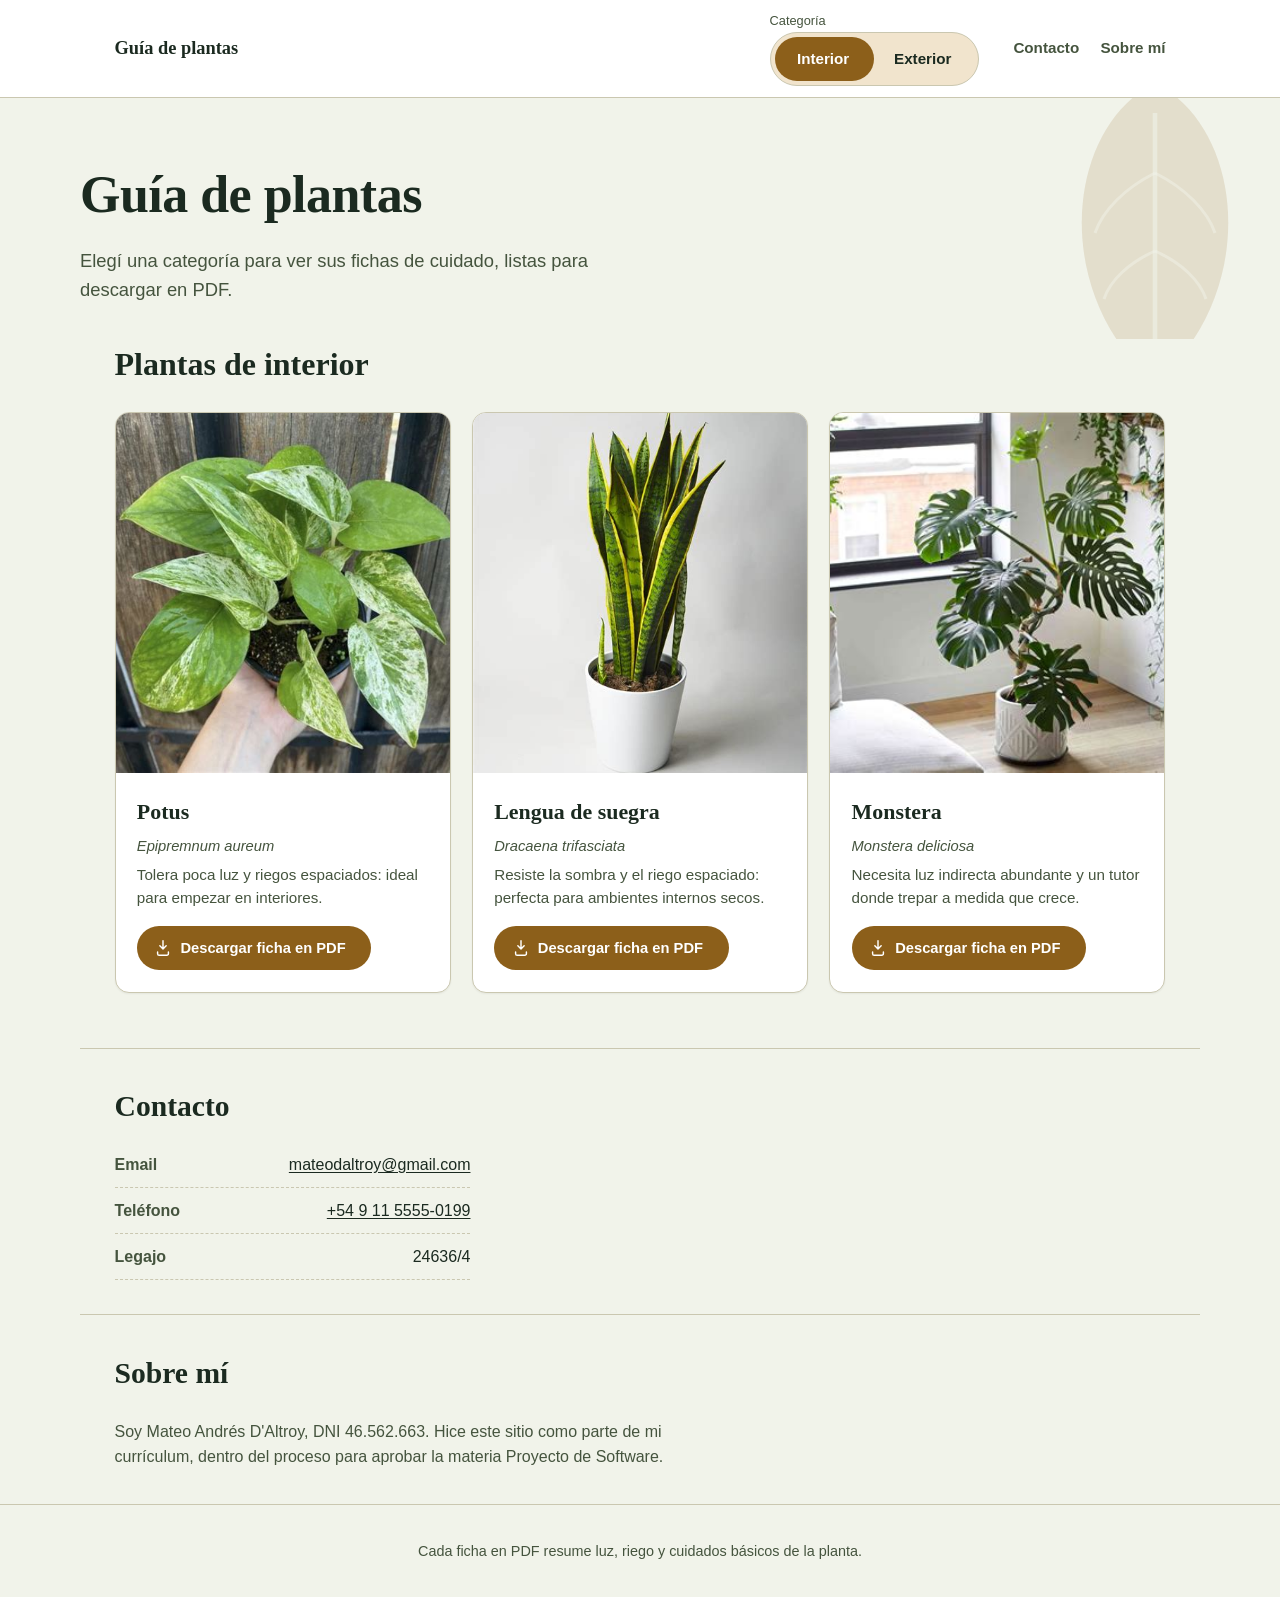
<file: Act-1/IntentoClaude/index.html>
<!DOCTYPE html>
<html lang="es">
<head>
<meta charset="UTF-8">
<meta name="viewport" content="width=device-width, initial-scale=1">
<meta name="color-scheme" content="light">
<title>Guía de plantas — interior y exterior</title>
<meta name="description" content="Catálogo de plantas de interior y de exterior, con fichas de cuidado descargables en PDF.">
<link rel="stylesheet" href="estilosIA.css">
</head>
<body>

<a class="skip-link" href="#contenido-principal">Saltar al contenido principal</a>

<nav class="site-nav" aria-label="Principal">
  <div class="nav-inner">
    <a class="nav-brand" href="#contenido-principal">Guía de plantas</a>

    <div class="nav-switcher">
      <fieldset>
        <legend>Categoría</legend>
        <div class="switch-track">
          <input type="radio" name="categoria" id="cat-interior" checked>
          <label for="cat-interior">Interior</label>
          <input type="radio" name="categoria" id="cat-exterior">
          <label for="cat-exterior">Exterior</label>
        </div>
      </fieldset>
    </div>

    <ul class="nav-links">
      <li><a href="#contacto">Contacto</a></li>
      <li><a href="#sobre-mi">Sobre mí</a></li>
    </ul>
  </div>
</nav>

<header class="site-header">
  <svg class="header-motif" viewBox="0 0 200 200" aria-hidden="true" focusable="false">
    <path d="M100,0 C160,30 170,140 100,200 C30,140 40,30 100,0 Z" fill="var(--active-color)" fill-opacity="0.14"/>
    <path d="M100,20 L100,180" stroke="var(--color-paper)" stroke-width="3" stroke-opacity="0.6"/>
    <path d="M100,60 C120,70 135,85 140,100" fill="none" stroke="var(--color-paper)" stroke-width="2" stroke-opacity="0.45"/>
    <path d="M100,60 C80,70 65,85 60,100" fill="none" stroke="var(--color-paper)" stroke-width="2" stroke-opacity="0.45"/>
    <path d="M100,112 C118,120 130,132 134,144" fill="none" stroke="var(--color-paper)" stroke-width="2" stroke-opacity="0.45"/>
    <path d="M100,112 C82,120 70,132 66,144" fill="none" stroke="var(--color-paper)" stroke-width="2" stroke-opacity="0.45"/>
  </svg>
  <div class="site-header-inner">
    <h1>Guía de plantas</h1>
    <p class="site-subtitle">Elegí una categoría para ver sus fichas de cuidado, listas para descargar en PDF.</p>
  </div>
</header>

<main id="contenido-principal">

  <section id="plantas-interior" class="plantas-grupo" aria-labelledby="titulo-interior">
    <h2 id="titulo-interior">Plantas de interior</h2>
    <ul class="tarjetas">

      <li class="tarjeta">
        <img src="imagenes/potus.png" alt="Hojas de potus, verde brillante con vetas amarillas y forma de corazón, cayendo en cascada desde una maceta." loading="lazy" width="480" height="360">
        <div class="tarjeta-cuerpo">
          <h3>Potus</h3>
          <p class="nombre-cientifico"><i>Epipremnum aureum</i></p>
          <p class="tarjeta-descripcion">Tolera poca luz y riegos espaciados: ideal para empezar en interiores.</p>
          <a class="descarga" href="info/potus.pdf" download>
            <svg class="icono-descarga" viewBox="0 0 20 20" aria-hidden="true" focusable="false">
              <path d="M10 2v9m0 0 3.5-3.5M10 11 6.5 7.5" fill="none" stroke="currentColor" stroke-width="1.6" stroke-linecap="round" stroke-linejoin="round"/>
              <path d="M4 14.5v1.75c0 .966.784 1.75 1.75 1.75h8.5A1.75 1.75 0 0 0 16 16.25V14.5" fill="none" stroke="currentColor" stroke-width="1.6" stroke-linecap="round" stroke-linejoin="round"/>
            </svg>
            Descargar ficha en PDF<span class="sr-only"> de potus</span>
          </a>
        </div>
      </li>

      <li class="tarjeta">
        <img src="imagenes/lenguaDeSuegra.jpg" alt="Hojas de lengua de suegra, rígidas y erguidas, verde oscuro con bandas grises, creciendo en forma de abanico." loading="lazy" width="480" height="360">
        <div class="tarjeta-cuerpo">
          <h3>Lengua de suegra</h3>
          <p class="nombre-cientifico"><i>Dracaena trifasciata</i></p>
          <p class="tarjeta-descripcion">Resiste la sombra y el riego espaciado: perfecta para ambientes internos secos.</p>
          <a class="descarga" href="info/lenguaDeSuegra.pdf" download>
            <svg class="icono-descarga" viewBox="0 0 20 20" aria-hidden="true" focusable="false">
              <path d="M10 2v9m0 0 3.5-3.5M10 11 6.5 7.5" fill="none" stroke="currentColor" stroke-width="1.6" stroke-linecap="round" stroke-linejoin="round"/>
              <path d="M4 14.5v1.75c0 .966.784 1.75 1.75 1.75h8.5A1.75 1.75 0 0 0 16 16.25V14.5" fill="none" stroke="currentColor" stroke-width="1.6" stroke-linecap="round" stroke-linejoin="round"/>
            </svg>
            Descargar ficha en PDF<span class="sr-only"> de lengua de suegra</span>
          </a>
        </div>
      </li>

      <li class="tarjeta">
        <img src="imagenes/monstera.jpg" alt="Hoja grande de monstera, verde intenso, con las características perforaciones y recortes profundos." loading="lazy" width="480" height="360">
        <div class="tarjeta-cuerpo">
          <h3>Monstera</h3>
          <p class="nombre-cientifico"><i>Monstera deliciosa</i></p>
          <p class="tarjeta-descripcion">Necesita luz indirecta abundante y un tutor donde trepar a medida que crece.</p>
          <a class="descarga" href="info/monstera.pdf" download>
            <svg class="icono-descarga" viewBox="0 0 20 20" aria-hidden="true" focusable="false">
              <path d="M10 2v9m0 0 3.5-3.5M10 11 6.5 7.5" fill="none" stroke="currentColor" stroke-width="1.6" stroke-linecap="round" stroke-linejoin="round"/>
              <path d="M4 14.5v1.75c0 .966.784 1.75 1.75 1.75h8.5A1.75 1.75 0 0 0 16 16.25V14.5" fill="none" stroke="currentColor" stroke-width="1.6" stroke-linecap="round" stroke-linejoin="round"/>
            </svg>
            Descargar ficha en PDF<span class="sr-only"> de monstera</span>
          </a>
        </div>
      </li>

    </ul>
  </section>

  <section id="plantas-exterior" class="plantas-grupo" aria-labelledby="titulo-exterior">
    <h2 id="titulo-exterior">Plantas de exterior</h2>
    <ul class="tarjetas">

      <li class="tarjeta">
        <img src="imagenes/lavanda.jpg" alt="Varas de lavanda con pequeñas flores violetas agrupadas, sobre tallos grises y delgados." loading="lazy" width="480" height="360">
        <div class="tarjeta-cuerpo">
          <h3>Lavanda</h3>
          <p class="nombre-cientifico"><i>Lavandula angustifolia</i></p>
          <p class="tarjeta-descripcion">Prefiere sol pleno y suelo bien drenado: florece mejor cuanto menos se la riega.</p>
          <a class="descarga" href="info/lavanda.pdf" download>
            <svg class="icono-descarga" viewBox="0 0 20 20" aria-hidden="true" focusable="false">
              <path d="M10 2v9m0 0 3.5-3.5M10 11 6.5 7.5" fill="none" stroke="currentColor" stroke-width="1.6" stroke-linecap="round" stroke-linejoin="round"/>
              <path d="M4 14.5v1.75c0 .966.784 1.75 1.75 1.75h8.5A1.75 1.75 0 0 0 16 16.25V14.5" fill="none" stroke="currentColor" stroke-width="1.6" stroke-linecap="round" stroke-linejoin="round"/>
            </svg>
            Descargar ficha en PDF<span class="sr-only"> de lavanda</span>
          </a>
        </div>
      </li>

      <li class="tarjeta">
        <img src="imagenes/geranio.jpg" alt="Flores de geranio en tonos rojos y rosados, agrupadas en racimos redondeados sobre hojas verdes." loading="lazy" width="480" height="360">
        <div class="tarjeta-cuerpo">
          <h3>Geranio</h3>
          <p class="nombre-cientifico"><i>Pelargonium hortorum</i></p>
          <p class="tarjeta-descripcion">Florece casi todo el año a pleno sol si se le quitan las flores marchitas.</p>
          <a class="descarga" href="info/geranio.pdf" download>
            <svg class="icono-descarga" viewBox="0 0 20 20" aria-hidden="true" focusable="false">
              <path d="M10 2v9m0 0 3.5-3.5M10 11 6.5 7.5" fill="none" stroke="currentColor" stroke-width="1.6" stroke-linecap="round" stroke-linejoin="round"/>
              <path d="M4 14.5v1.75c0 .966.784 1.75 1.75 1.75h8.5A1.75 1.75 0 0 0 16 16.25V14.5" fill="none" stroke="currentColor" stroke-width="1.6" stroke-linecap="round" stroke-linejoin="round"/>
            </svg>
            Descargar ficha en PDF<span class="sr-only"> de geranio</span>
          </a>
        </div>
      </li>

      <li class="tarjeta">
        <img src="imagenes/hortensia.png" alt="Flores de hortensia formando grandes racimos redondeados en tonos azules y rosados." loading="lazy" width="480" height="360">
        <div class="tarjeta-cuerpo">
          <h3>Hortensia</h3>
          <p class="nombre-cientifico"><i>Hydrangea macrophylla</i></p>
          <p class="tarjeta-descripcion">Prefiere sombra parcial y riego frecuente: el color de sus flores cambia según el suelo.</p>
          <a class="descarga" href="info/hortensia.pdf" download>
            <svg class="icono-descarga" viewBox="0 0 20 20" aria-hidden="true" focusable="false">
              <path d="M10 2v9m0 0 3.5-3.5M10 11 6.5 7.5" fill="none" stroke="currentColor" stroke-width="1.6" stroke-linecap="round" stroke-linejoin="round"/>
              <path d="M4 14.5v1.75c0 .966.784 1.75 1.75 1.75h8.5A1.75 1.75 0 0 0 16 16.25V14.5" fill="none" stroke="currentColor" stroke-width="1.6" stroke-linecap="round" stroke-linejoin="round"/>
            </svg>
            Descargar ficha en PDF<span class="sr-only"> de hortensia</span>
          </a>
        </div>
      </li>

    </ul>
  </section>

</main>

<section id="contacto" class="pagina-secundaria" aria-labelledby="titulo-contacto">
  <h2 id="titulo-contacto">Contacto</h2>
  <dl class="lista-contacto">
    <div class="fila-contacto">
      <dt>Email</dt>
      <dd><a href="mailto:mateodaltroy@gmail.com">mateodaltroy@gmail.com</a></dd>
    </div>
    <div class="fila-contacto">
      <dt>Teléfono</dt>
      <dd><a href="tel:+541155550199">+54 9 11 5555-0199</a></dd>
    </div>
    <div class="fila-contacto">
      <dt>Legajo</dt>
      <dd>24636/4</dd>
    </div>
  </dl>
</section>

<section id="sobre-mi" class="pagina-secundaria" aria-labelledby="titulo-sobre-mi">
  <h2 id="titulo-sobre-mi">Sobre mí</h2>
  <p>Soy Mateo Andrés D'Altroy, DNI 46.562.663. Hice este sitio como parte de mi currículum, dentro del proceso para aprobar la materia Proyecto de Software.</p>
</section>

<footer class="site-footer">
  <p>Cada ficha en PDF resume luz, riego y cuidados básicos de la planta.</p>
</footer>

</body>
</html>
</file>
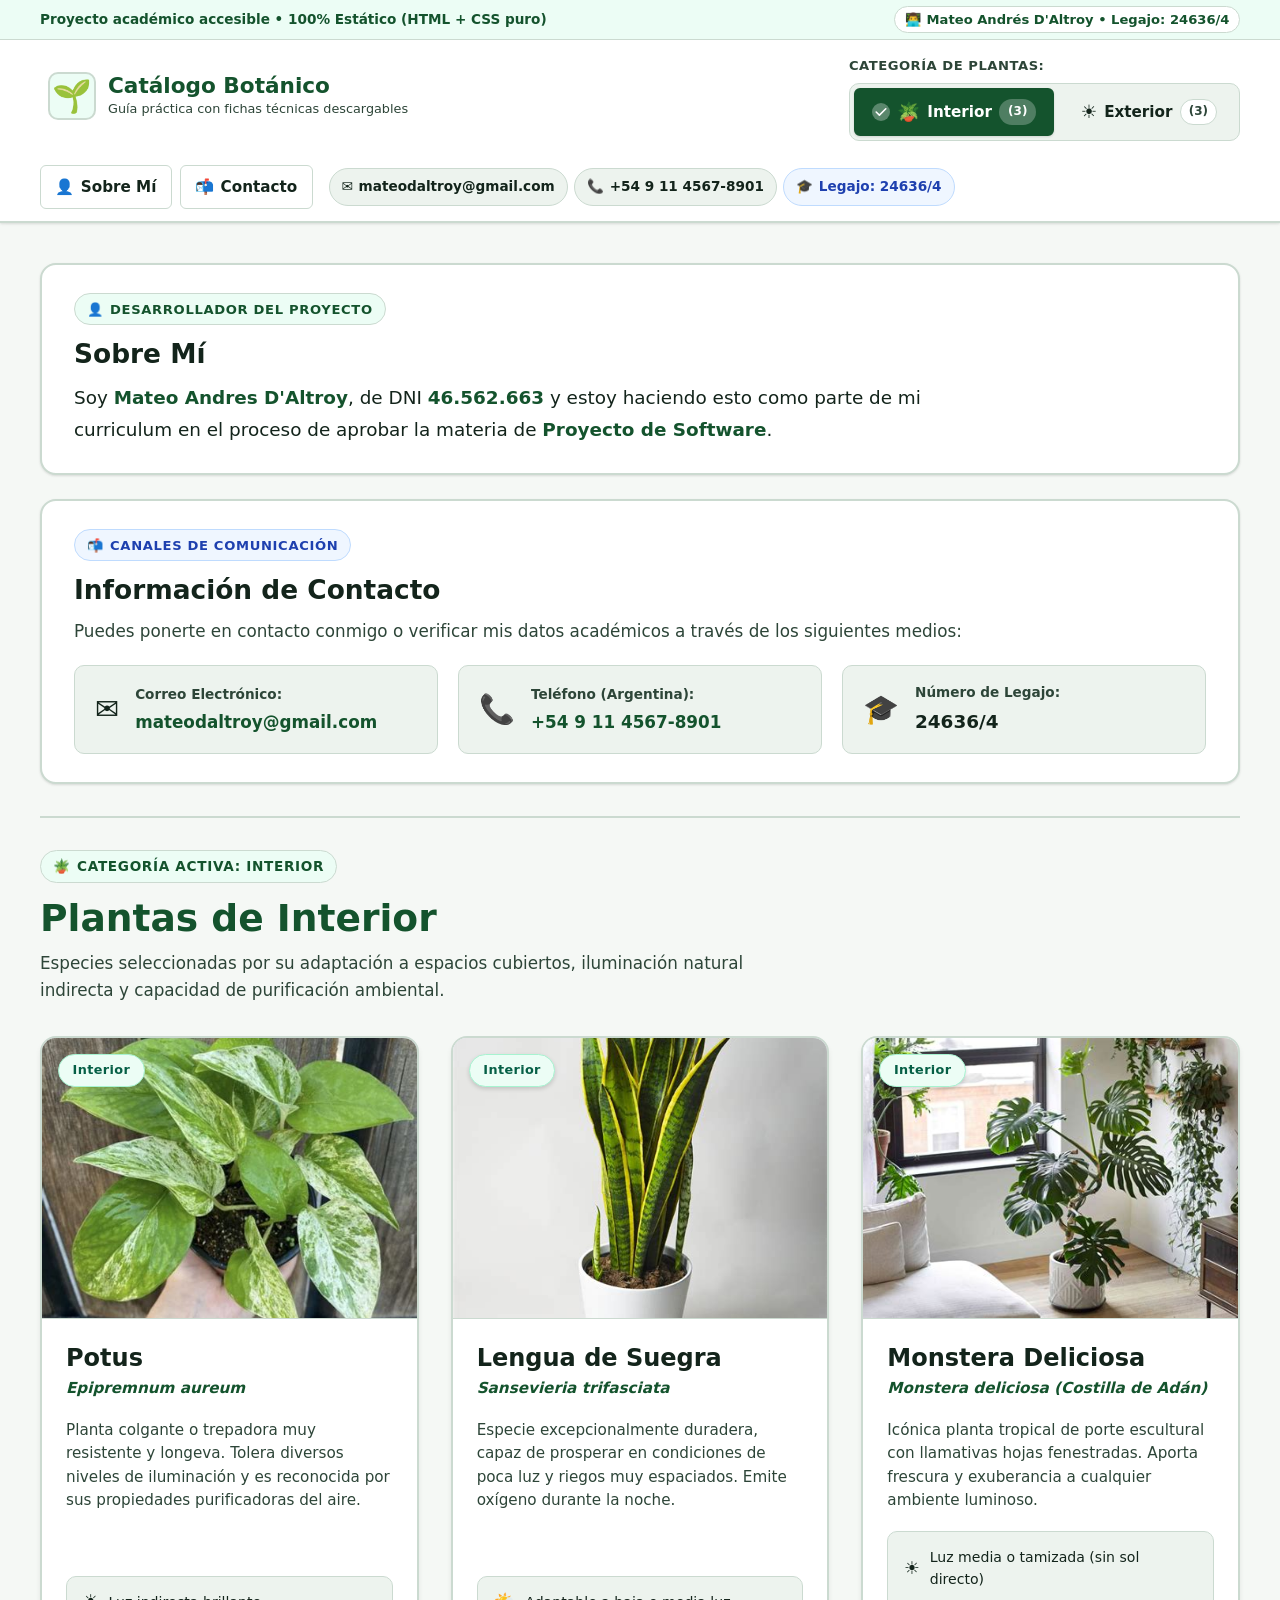
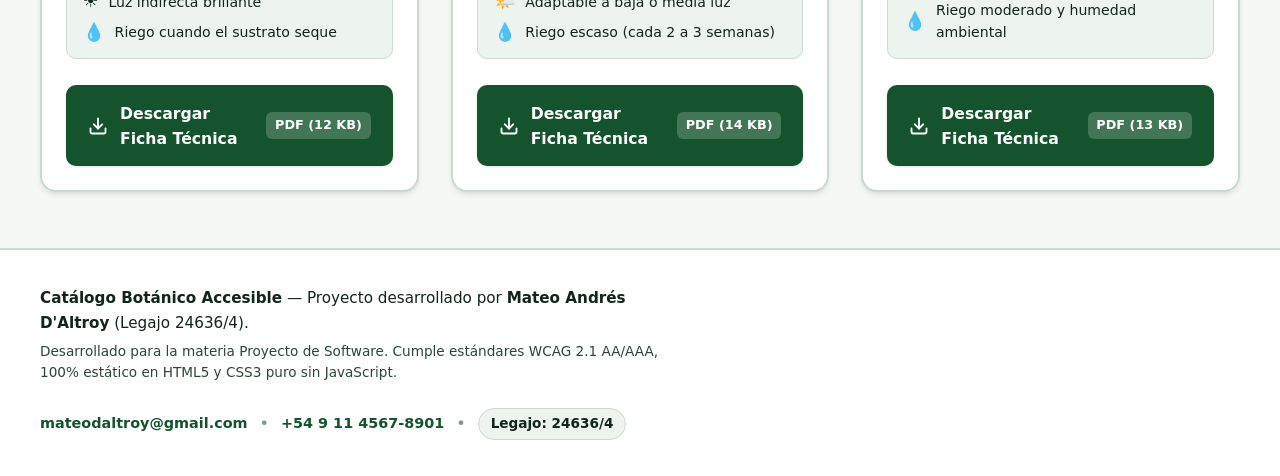
<file: Act-1/IntentoGemini/index.html>
<!DOCTYPE html>
<html lang="es">
<head>
  <meta charset="UTF-8">
  <meta name="viewport" content="width=device-width, initial-scale=1.0">
  <meta name="description" content="Catálogo botánico accesible y responsivo. Consulta y descarga fichas técnicas en PDF de plantas de interior y exterior.">
  <title>Catálogo Botánico - Plantas de Interior y Exterior</title>
  <link rel="stylesheet" href="estilosIA.css">
</head>
<body>
  <!-- Enlace accesible de salto al contenido principal para navegación por teclado y lectores de pantalla -->
  <a href="#main-content" class="skip-link">Saltar al contenido principal</a>

  <div class="site-wrapper">
    <!-- Controles de estado puro CSS accesibles mediante botones de opción (radio) -->
    <!-- Se ubican antes del contenido para máxima compatibilidad con selector :has y combinador de hermanos (~) -->
    <input 
      type="radio" 
      name="categoria" 
      id="cat-interior" 
      value="interior" 
      checked 
      class="sr-only category-radio-input"
    >
    <input 
      type="radio" 
      name="categoria" 
      id="cat-exterior" 
      value="exterior" 
      class="sr-only category-radio-input"
    >

    <!-- Encabezado y Barra de Navegación Principal del Sitio -->
    <header class="site-header">
      <div class="top-announcement-bar">
        <div class="container top-bar-container">
          <span class="announcement-text">Proyecto académico accesible • 100% Estático (HTML + CSS puro)</span>
          <div class="quick-author-badge">
            <span aria-hidden="true">👨‍💻</span> Mateo Andrés D'Altroy • Legajo: 24636/4
          </div>
        </div>
      </div>

      <!-- Barra de navegación que integra selector botánico, enlaces de contacto y Sobre Mí -->
      <nav class="main-navbar" aria-label="Navegación principal del sitio">
        <div class="container navbar-container">
          <!-- Identidad de Marca -->
          <div class="brand">
            <a href="#catalogo" class="brand-link" aria-label="Ir al inicio del catálogo botánico">
              <span class="brand-icon" aria-hidden="true">🌱</span>
              <span class="brand-text">
                <span class="brand-title">Catálogo Botánico</span>
                <span class="brand-tagline">Guía práctica con fichas técnicas descargables</span>
              </span>
            </a>
          </div>

          <!-- Selector de categorías Interior / Exterior dentro de la barra de navegación -->
          <div class="nav-category-selector">
            <fieldset class="filter-fieldset">
              <legend class="filter-legend">
                <span class="legend-heading">Categoría de plantas:</span>
                <span class="legend-instruction sr-only">Usa las flechas del teclado o haz clic para alternar entre Interior y Exterior</span>
              </legend>

              <div class="category-button-group" role="radiogroup" aria-label="Filtrar catálogo por ambiente">
                <!-- Opción: Interior -->
                <label for="cat-interior" class="category-toggle-btn btn-interior" id="btn-interior-label">
                  <span class="active-check-icon" aria-hidden="true">
                    <svg viewBox="0 0 20 20" fill="currentColor" width="16" height="16" focusable="false">
                      <path fill-rule="evenodd" d="M16.707 5.293a1 1 0 010 1.414l-8 8a1 1 0 01-1.414 0l-4-4a1 1 0 011.414-1.414L8 12.586l7.293-7.293a1 1 0 011.414 0z" clip-rule="evenodd" />
                    </svg>
                  </span>
                  <span class="toggle-icon" aria-hidden="true">🪴</span>
                  <span class="toggle-text">Interior</span>
                  <span class="toggle-badge" aria-hidden="true">(3)</span>
                  <span class="sr-only">(3 especies de interior)</span>
                </label>

                <!-- Opción: Exterior -->
                <label for="cat-exterior" class="category-toggle-btn btn-exterior" id="btn-exterior-label">
                  <span class="active-check-icon" aria-hidden="true">
                    <svg viewBox="0 0 20 20" fill="currentColor" width="16" height="16" focusable="false">
                      <path fill-rule="evenodd" d="M16.707 5.293a1 1 0 010 1.414l-8 8a1 1 0 01-1.414 0l-4-4a1 1 0 011.414-1.414L8 12.586l7.293-7.293a1 1 0 011.414 0z" clip-rule="evenodd" />
                    </svg>
                  </span>
                  <span class="toggle-icon" aria-hidden="true">☀️</span>
                  <span class="toggle-text">Exterior</span>
                  <span class="toggle-badge" aria-hidden="true">(3)</span>
                  <span class="sr-only">(3 especies de exterior)</span>
                </label>
              </div>
            </fieldset>
          </div>

          <!-- Enlaces de la barra de navegación: Sobre Mí y Contacto -->
          <div class="nav-menu-wrapper">
            <ul class="nav-links-list">
              <li>
                <a href="#sobre-mi" class="nav-action-link link-about" title="Ver sección Sobre Mí: Mateo Andrés D'Altroy">
                  <span class="nav-link-icon" aria-hidden="true">👤</span>
                  <span class="nav-link-text">Sobre Mí</span>
                </a>
              </li>
              <li>
                <a href="#contacto" class="nav-action-link link-contact" title="Ver sección de Contacto y Legajo">
                  <span class="nav-link-icon" aria-hidden="true">📬</span>
                  <span class="nav-link-text">Contacto</span>
                </a>
              </li>
            </ul>

            <!-- Enlaces directos a información de contacto en la barra de navegación -->
            <ul class="nav-direct-contacts">
              <li>
                <a 
                  href="mailto:mateodaltroy@gmail.com" 
                  class="contact-direct-pill" 
                  title="Enviar correo electrónico a Mateo D'Altroy"
                  aria-label="Correo electrónico: mateodaltroy@gmail.com"
                >
                  <span class="pill-icon" aria-hidden="true">✉️</span>
                  <span class="pill-text">mateodaltroy@gmail.com</span>
                </a>
              </li>
              <li>
                <a 
                  href="tel:+5491145678901" 
                  class="contact-direct-pill" 
                  title="Llamar al teléfono argentino de Mateo D'Altroy"
                  aria-label="Teléfono argentino: +54 9 11 4567-8901"
                >
                  <span class="pill-icon" aria-hidden="true">📞</span>
                  <span class="pill-text">+54&nbsp;9&nbsp;11&nbsp;4567&#8209;8901</span>
                </a>
              </li>
              <li>
                <a 
                  href="#contacto" 
                  class="contact-direct-pill legajo-pill" 
                  title="Ver información del legajo 24636/4"
                  aria-label="Número de Legajo: 24636/4"
                >
                  <span class="pill-icon" aria-hidden="true">🎓</span>
                  <span class="pill-text">Legajo: <strong>24636/4</strong></span>
                </a>
              </li>
            </ul>
          </div>
        </div>
      </nav>
    </header>

    <!-- Contenido Principal -->
    <main id="main-content" class="main-content" tabindex="-1">
      <div class="container">

        <!-- ==========================================
             SECCIÓN "SOBRE MÍ"
             ========================================== -->
        <section id="sobre-mi" class="info-banner-section about-card-section" aria-labelledby="heading-sobre-mi">
          <div class="about-card-inner">
            <div class="about-card-badge">
              <span class="badge-icon" aria-hidden="true">👤</span>
              <span class="badge-label">Desarrollador del Proyecto</span>
            </div>
            <h2 id="heading-sobre-mi" class="about-card-title">Sobre Mí</h2>
            <p class="about-card-paragraph">
              Soy <strong>Mateo Andres D'Altroy</strong>, de DNI <strong>46.562.663</strong> y estoy haciendo esto como parte de mi curriculum en el proceso de aprobar la materia de <strong>Proyecto de Software</strong>.
            </p>
          </div>
        </section>

        <!-- ==========================================
             SECCIÓN "CONTACTO"
             ========================================== -->
        <section id="contacto" class="info-banner-section contact-card-section" aria-labelledby="heading-contacto">
          <div class="contact-card-inner">
            <div class="about-card-badge contact-badge">
              <span class="badge-icon" aria-hidden="true">📬</span>
              <span class="badge-label">Canales de Comunicación</span>
            </div>
            <h2 id="heading-contacto" class="about-card-title">Información de Contacto</h2>
            <p class="contact-intro">
              Puedes ponerte en contacto conmigo o verificar mis datos académicos a través de los siguientes medios:
            </p>

            <div class="contact-items-grid">
              <!-- Contacto: Email -->
              <div class="contact-grid-item">
                <span class="contact-item-icon" aria-hidden="true">✉️</span>
                <div class="contact-item-details">
                  <span class="contact-item-label">Correo Electrónico:</span>
                  <a href="mailto:mateodaltroy@gmail.com" class="contact-item-link" aria-label="Enviar correo a mateodaltroy@gmail.com">
                    mateodaltroy@gmail.com
                  </a>
                </div>
              </div>

              <!-- Contacto: Teléfono Argentino Falso -->
              <div class="contact-grid-item">
                <span class="contact-item-icon" aria-hidden="true">📞</span>
                <div class="contact-item-details">
                  <span class="contact-item-label">Teléfono (Argentina):</span>
                  <a href="tel:+5491145678901" class="contact-item-link" aria-label="Llamar al teléfono +54 9 11 4567-8901">
                    +54&nbsp;9&nbsp;11&nbsp;4567&#8209;8901
                  </a>
                </div>
              </div>

              <!-- Contacto: Legajo -->
              <div class="contact-grid-item">
                <span class="contact-item-icon" aria-hidden="true">🎓</span>
                <div class="contact-item-details">
                  <span class="contact-item-label">Número de Legajo:</span>
                  <span class="contact-item-highlight">24636/4</span>
                </div>
              </div>
            </div>
          </div>
        </section>

        <hr class="section-separator" id="catalogo" aria-hidden="true">

        <!-- ==========================================
             CATEGORÍA: PLANTAS DE INTERIOR (3 plantas)
             ========================================== -->
        <section id="seccion-interior" class="plant-category-section section-interior" aria-labelledby="heading-interior">
          <header class="section-intro">
            <div class="section-intro-badge">
              <span aria-hidden="true">🪴</span> Categoría activa: Interior
            </div>
            <h2 id="heading-interior" class="section-title">Plantas de Interior</h2>
            <p class="section-desc">Especies seleccionadas por su adaptación a espacios cubiertos, iluminación natural indirecta y capacidad de purificación ambiental.</p>
          </header>

          <div class="cards-grid">
            <!-- TARJETA 1: POTUS -->
            <article class="plant-card" aria-labelledby="plant-name-potus">
              <div class="card-image-wrapper">
                <span class="card-category-tag tag-interior">Interior</span>
                <picture>
                  <source srcset="imagenes/potus.jpg" type="image/jpeg">
                  <img 
                    src="imagenes/potus.png" 
                    alt="Planta de Potus cultivada en maceta con frondosas hojas verdes jaspeadas en forma de corazón y tallos colgantes." 
                    class="card-img" 
                    width="474" 
                    height="472" 
                    decoding="async"
                  >
                </picture>
              </div>

              <div class="card-body">
                <div class="card-header-info">
                  <h3 id="plant-name-potus" class="card-title">Potus</h3>
                  <p class="card-scientific-name">Epipremnum aureum</p>
                </div>

                <p class="card-description">
                  Planta colgante o trepadora muy resistente y longeva. Tolera diversos niveles de iluminación y es reconocida por sus propiedades purificadoras del aire.
                </p>

                <ul class="care-list" aria-label="Cuidados esenciales de Potus">
                  <li class="care-item">
                    <span class="care-icon" aria-hidden="true">☀️</span>
                    <span class="care-text">Luz indirecta brillante</span>
                  </li>
                  <li class="care-item">
                    <span class="care-icon" aria-hidden="true">💧</span>
                    <span class="care-text">Riego cuando el sustrato seque</span>
                  </li>
                </ul>

                <div class="card-actions">
                  <a 
                    href="info/potus.pdf" 
                    download="potus.pdf" 
                    class="btn-download" 
                    aria-label="Descargar ficha técnica de Potus en archivo PDF (12 KB)"
                  >
                    <span class="download-icon" aria-hidden="true">
                      <svg viewBox="0 0 24 24" fill="none" stroke="currentColor" stroke-width="2.2" stroke-linecap="round" stroke-linejoin="round" width="20" height="20" focusable="false">
                        <path d="M21 15v4a2 2 0 0 1-2 2H5a2 2 0 0 1-2-2v-4"></path>
                        <polyline points="7 10 12 15 17 10"></polyline>
                        <line x1="12" y1="15" x2="12" y2="3"></line>
                      </svg>
                    </span>
                    <span class="download-label">Descargar Ficha Técnica</span>
                    <span class="download-meta" aria-hidden="true">PDF (12 KB)</span>
                  </a>
                </div>
              </div>
            </article>

            <!-- TARJETA 2: LENGUA DE SUEGRA -->
            <article class="plant-card" aria-labelledby="plant-name-lengua">
              <div class="card-image-wrapper">
                <span class="card-category-tag tag-interior">Interior</span>
                <picture>
                  <source srcset="imagenes/lenguaDeSuegra.jpg" type="image/jpeg">
                  <img 
                    src="imagenes/lenguaDeSuegra.png" 
                    alt="Planta Lengua de Suegra con largas hojas verticales y carnosas de color verde oscuro con bordes amarillos." 
                    class="card-img" 
                    width="474" 
                    height="632" 
                    decoding="async"
                  >
                </picture>
              </div>

              <div class="card-body">
                <div class="card-header-info">
                  <h3 id="plant-name-lengua" class="card-title">Lengua de Suegra</h3>
                  <p class="card-scientific-name">Sansevieria trifasciata</p>
                </div>

                <p class="card-description">
                  Especie excepcionalmente duradera, capaz de prosperar en condiciones de poca luz y riegos muy espaciados. Emite oxígeno durante la noche.
                </p>

                <ul class="care-list" aria-label="Cuidados esenciales de Lengua de Suegra">
                  <li class="care-item">
                    <span class="care-icon" aria-hidden="true">🌤️</span>
                    <span class="care-text">Adaptable a baja o media luz</span>
                  </li>
                  <li class="care-item">
                    <span class="care-icon" aria-hidden="true">💧</span>
                    <span class="care-text">Riego escaso (cada 2 a 3 semanas)</span>
                  </li>
                </ul>

                <div class="card-actions">
                  <a 
                    href="info/lenguaDeSuegra.pdf" 
                    download="lenguaDeSuegra.pdf" 
                    class="btn-download" 
                    aria-label="Descargar ficha técnica de Lengua de Suegra en archivo PDF (14 KB)"
                  >
                    <span class="download-icon" aria-hidden="true">
                      <svg viewBox="0 0 24 24" fill="none" stroke="currentColor" stroke-width="2.2" stroke-linecap="round" stroke-linejoin="round" width="20" height="20" focusable="false">
                        <path d="M21 15v4a2 2 0 0 1-2 2H5a2 2 0 0 1-2-2v-4"></path>
                        <polyline points="7 10 12 15 17 10"></polyline>
                        <line x1="12" y1="15" x2="12" y2="3"></line>
                      </svg>
                    </span>
                    <span class="download-label">Descargar Ficha Técnica</span>
                    <span class="download-meta" aria-hidden="true">PDF (14 KB)</span>
                  </a>
                </div>
              </div>
            </article>

            <!-- TARJETA 3: MONSTERA -->
            <article class="plant-card" aria-labelledby="plant-name-monstera">
              <div class="card-image-wrapper">
                <span class="card-category-tag tag-interior">Interior</span>
                <picture>
                  <source srcset="imagenes/monstera.jpg" type="image/jpeg">
                  <img 
                    src="imagenes/monstera.png" 
                    alt="Planta Monstera con grandes hojas tropicales de color verde intenso provistas de hendiduras naturales." 
                    class="card-img" 
                    width="474" 
                    height="319" 
                    decoding="async"
                  >
                </picture>
              </div>

              <div class="card-body">
                <div class="card-header-info">
                  <h3 id="plant-name-monstera" class="card-title">Monstera Deliciosa</h3>
                  <p class="card-scientific-name">Monstera deliciosa (Costilla de Adán)</p>
                </div>

                <p class="card-description">
                  Icónica planta tropical de porte escultural con llamativas hojas fenestradas. Aporta frescura y exuberancia a cualquier ambiente luminoso.
                </p>

                <ul class="care-list" aria-label="Cuidados esenciales de Monstera">
                  <li class="care-item">
                    <span class="care-icon" aria-hidden="true">☀️</span>
                    <span class="care-text">Luz media o tamizada (sin sol directo)</span>
                  </li>
                  <li class="care-item">
                    <span class="care-icon" aria-hidden="true">💧</span>
                    <span class="care-text">Riego moderado y humedad ambiental</span>
                  </li>
                </ul>

                <div class="card-actions">
                  <a 
                    href="info/monstera.pdf" 
                    download="monstera.pdf" 
                    class="btn-download" 
                    aria-label="Descargar ficha técnica de Monstera Deliciosa en archivo PDF (13 KB)"
                  >
                    <span class="download-icon" aria-hidden="true">
                      <svg viewBox="0 0 24 24" fill="none" stroke="currentColor" stroke-width="2.2" stroke-linecap="round" stroke-linejoin="round" width="20" height="20" focusable="false">
                        <path d="M21 15v4a2 2 0 0 1-2 2H5a2 2 0 0 1-2-2v-4"></path>
                        <polyline points="7 10 12 15 17 10"></polyline>
                        <line x1="12" y1="15" x2="12" y2="3"></line>
                      </svg>
                    </span>
                    <span class="download-label">Descargar Ficha Técnica</span>
                    <span class="download-meta" aria-hidden="true">PDF (13 KB)</span>
                  </a>
                </div>
              </div>
            </article>
          </div>
        </section>

        <!-- ==========================================
             CATEGORÍA: PLANTAS DE EXTERIOR (3 plantas)
             ========================================== -->
        <section id="seccion-exterior" class="plant-category-section section-exterior" aria-labelledby="heading-exterior">
          <header class="section-intro">
            <div class="section-intro-badge">
              <span aria-hidden="true">☀️</span> Categoría activa: Exterior
            </div>
            <h2 id="heading-exterior" class="section-title">Plantas de Exterior</h2>
            <p class="section-desc">Especies florales y aromáticas resistentes a la intemperie, ideales para embellecer balcones, terrazas y jardines al aire libre.</p>
          </header>

          <div class="cards-grid">
            <!-- TARJETA 4: LAVANDA -->
            <article class="plant-card" aria-labelledby="plant-name-lavanda">
              <div class="card-image-wrapper">
                <span class="card-category-tag tag-exterior">Exterior</span>
                <picture>
                  <source srcset="imagenes/lavanda.jpg" type="image/jpeg">
                  <img 
                    src="imagenes/lavanda.png" 
                    alt="Planta de lavanda florecida en exterior con espigas de flores color lila violáceo y hojas grisáceas aromáticas." 
                    class="card-img" 
                    width="474" 
                    height="355" 
                    decoding="async"
                  >
                </picture>
              </div>

              <div class="card-body">
                <div class="card-header-info">
                  <h3 id="plant-name-lavanda" class="card-title">Lavanda</h3>
                  <p class="card-scientific-name">Lavandula angustifolia</p>
                </div>

                <p class="card-description">
                  Subarbusto aromático perenne de origen mediterráneo. Famosa por su fragancia calmante, flores violetas y su gran atractivo para polinizadores.
                </p>

                <ul class="care-list" aria-label="Cuidados esenciales de Lavanda">
                  <li class="care-item">
                    <span class="care-icon" aria-hidden="true">☀️</span>
                    <span class="care-text">Pleno sol directo (mínimo 6 horas)</span>
                  </li>
                  <li class="care-item">
                    <span class="care-icon" aria-hidden="true">💧</span>
                    <span class="care-text">Riego bajo y drenaje excelente</span>
                  </li>
                </ul>

                <div class="card-actions">
                  <a 
                    href="info/lavanda.pdf" 
                    download="lavanda.pdf" 
                    class="btn-download" 
                    aria-label="Descargar ficha técnica de Lavanda en archivo PDF (13 KB)"
                  >
                    <span class="download-icon" aria-hidden="true">
                      <svg viewBox="0 0 24 24" fill="none" stroke="currentColor" stroke-width="2.2" stroke-linecap="round" stroke-linejoin="round" width="20" height="20" focusable="false">
                        <path d="M21 15v4a2 2 0 0 1-2 2H5a2 2 0 0 1-2-2v-4"></path>
                        <polyline points="7 10 12 15 17 10"></polyline>
                        <line x1="12" y1="15" x2="12" y2="3"></line>
                      </svg>
                    </span>
                    <span class="download-label">Descargar Ficha Técnica</span>
                    <span class="download-meta" aria-hidden="true">PDF (13 KB)</span>
                  </a>
                </div>
              </div>
            </article>

            <!-- TARJETA 5: GERANIO -->
            <article class="plant-card" aria-labelledby="plant-name-geranio">
              <div class="card-image-wrapper">
                <span class="card-category-tag tag-exterior">Exterior</span>
                <picture>
                  <source srcset="imagenes/geranio.jpg" type="image/jpeg">
                  <img 
                    src="imagenes/geranio.png" 
                    alt="Planta de geranio con densos racimos de flores rojas vivas y hojas redondeadas aterciopeladas." 
                    class="card-img" 
                    width="474" 
                    height="355" 
                    decoding="async"
                  >
                </picture>
              </div>

              <div class="card-body">
                <div class="card-header-info">
                  <h3 id="plant-name-geranio" class="card-title">Geranio</h3>
                  <p class="card-scientific-name">Pelargonium hortorum</p>
                </div>

                <p class="card-description">
                  La reina tradicional de balcones y ventanales. Destaca por su floración continua y profusa en tonos rojos vivos, tolerando el calor estival con vigor.
                </p>

                <ul class="care-list" aria-label="Cuidados esenciales de Geranio">
                  <li class="care-item">
                    <span class="care-icon" aria-hidden="true">☀️</span>
                    <span class="care-text">Sol directo o semisombra luminosa</span>
                  </li>
                  <li class="care-item">
                    <span class="care-icon" aria-hidden="true">💧</span>
                    <span class="care-text">Riego regular sin encharcar hojas</span>
                  </li>
                </ul>

                <div class="card-actions">
                  <a 
                    href="info/geranio.pdf" 
                    download="geranio.pdf" 
                    class="btn-download" 
                    aria-label="Descargar ficha técnica de Geranio en archivo PDF (14 KB)"
                  >
                    <span class="download-icon" aria-hidden="true">
                      <svg viewBox="0 0 24 24" fill="none" stroke="currentColor" stroke-width="2.2" stroke-linecap="round" stroke-linejoin="round" width="20" height="20" focusable="false">
                        <path d="M21 15v4a2 2 0 0 1-2 2H5a2 2 0 0 1-2-2v-4"></path>
                        <polyline points="7 10 12 15 17 10"></polyline>
                        <line x1="12" y1="15" x2="12" y2="3"></line>
                      </svg>
                    </span>
                    <span class="download-label">Descargar Ficha Técnica</span>
                    <span class="download-meta" aria-hidden="true">PDF (14 KB)</span>
                  </a>
                </div>
              </div>
            </article>

            <!-- TARJETA 6: HORTENSIA -->
            <article class="plant-card" aria-labelledby="plant-name-hortensia">
              <div class="card-image-wrapper">
                <span class="card-category-tag tag-exterior">Exterior</span>
                <picture>
                  <source srcset="imagenes/hortensia.jpg" type="image/jpeg">
                  <img 
                    src="imagenes/hortensia.png" 
                    alt="Arbusto de hortensia con grandes flores globosas en tonos celestes, rosáceos y lilas entre hojas verdes." 
                    class="card-img" 
                    width="474" 
                    height="316" 
                    decoding="async"
                  >
                </picture>
              </div>

              <div class="card-body">
                <div class="card-header-info">
                  <h3 id="plant-name-hortensia" class="card-title">Hortensia</h3>
                  <p class="card-scientific-name">Hydrangea macrophylla</p>
                </div>

                <p class="card-description">
                  Arbusto ornamental de gran presencia, célebre por sus voluminosas inflorescencias en tonos pastel cuyo color varía según la acidez del suelo.
                </p>

                <ul class="care-list" aria-label="Cuidados esenciales de Hortensia">
                  <li class="care-item">
                    <span class="care-icon" aria-hidden="true">🌤️</span>
                    <span class="care-text">Semisombra (sol de mañana suave)</span>
                  </li>
                  <li class="care-item">
                    <span class="care-icon" aria-hidden="true">💧</span>
                    <span class="care-text">Riego frecuente manteniendo suelo húmedo</span>
                  </li>
                </ul>

                <div class="card-actions">
                  <a 
                    href="info/hortensia.pdf" 
                    download="hortensia.pdf" 
                    class="btn-download" 
                    aria-label="Descargar ficha técnica de Hortensia en archivo PDF (13 KB)"
                  >
                    <span class="download-icon" aria-hidden="true">
                      <svg viewBox="0 0 24 24" fill="none" stroke="currentColor" stroke-width="2.2" stroke-linecap="round" stroke-linejoin="round" width="20" height="20" focusable="false">
                        <path d="M21 15v4a2 2 0 0 1-2 2H5a2 2 0 0 1-2-2v-4"></path>
                        <polyline points="7 10 12 15 17 10"></polyline>
                        <line x1="12" y1="15" x2="12" y2="3"></line>
                      </svg>
                    </span>
                    <span class="download-label">Descargar Ficha Técnica</span>
                    <span class="download-meta" aria-hidden="true">PDF (13 KB)</span>
                  </a>
                </div>
              </div>
            </article>
          </div>
        </section>

      </div>
    </main>

    <!-- Pie de página accesible -->
    <footer class="site-footer">
      <div class="container footer-container">
        <div class="footer-info">
          <p class="footer-text">
            <strong>Catálogo Botánico Accesible</strong> — Proyecto desarrollado por <strong>Mateo Andrés D'Altroy</strong> (Legajo 24636/4).
          </p>
          <p class="footer-subtext">
            Desarrollado para la materia Proyecto de Software. Cumple estándares WCAG 2.1 AA/AAA, 100% estático en HTML5 y CSS3 puro sin JavaScript.
          </p>
        </div>
        <div class="footer-meta">
          <a href="mailto:mateodaltroy@gmail.com" class="footer-contact-link">mateodaltroy@gmail.com</a>
          <span class="footer-separator" aria-hidden="true">•</span>
          <a href="tel:+5491145678901" class="footer-contact-link">+54&nbsp;9&nbsp;11&nbsp;4567&#8209;8901</a>
          <span class="footer-separator" aria-hidden="true">•</span>
          <span class="footer-badge-item">Legajo: 24636/4</span>
        </div>
      </div>
    </footer>
  </div>
</body>
</html>
</file>
<file: Act-1/IntentoClaude/estilosIA.css>
/* ==========================================================================
   Guía de plantas — estilosIA.css
   Sitio estático, responsivo y accesible. Sin JavaScript: el cambio de
   categoría se resuelve con un grupo de radio buttons nativo y :has().
   ========================================================================== */

/* ---------- Tokens ---------- */
:root{
  --color-ink: #1B2A20;
  --color-ink-soft: #45543E;
  --color-paper: #F1F3EA;
  --color-card: #FFFFFF;
  --color-line: #CAC7B0;

  --color-interior: #8C5F1A;
  --color-interior-soft: #F1E4CD;
  --color-exterior: #1F6E7A;
  --color-exterior-soft: #DCEEF0;

  --active-color: var(--color-interior);
  --active-soft: var(--color-interior-soft);

  --font-display: "Iowan Old Style", "Palatino Linotype", Palatino, Georgia, serif;
  --font-body: -apple-system, "Segoe UI", Roboto, "Helvetica Neue", Arial, sans-serif;

  --radius-card: 14px;
  --radius-pill: 999px;

  --space-1: clamp(0.5rem, 0.42rem + 0.35vw, 0.75rem);
  --space-2: clamp(1rem, 0.85rem + 0.6vw, 1.5rem);
  --space-3: clamp(1.5rem, 1.2rem + 1.2vw, 2.5rem);
  --space-4: clamp(2.25rem, 1.7rem + 2.2vw, 4rem);
}

/* Cuando se elige "Exterior", toda la página pasa a usar el acento frío.
   Un solo cambio de variables reordena pastilla, botones y motivo decorativo. */
body:has(#cat-exterior:checked){
  --active-color: var(--color-exterior);
  --active-soft: var(--color-exterior-soft);
}

/* ---------- Reset base ---------- */
*, *::before, *::after{ box-sizing: border-box; }
html{ -webkit-text-size-adjust: 100%; scroll-behavior: smooth; }
body{
  margin: 0;
  font-family: var(--font-body);
  color: var(--color-ink);
  background: var(--color-paper);
  line-height: 1.6;
}
h1, h2, h3, p{ margin: 0; }
img{ max-width: 100%; }
a{ color: inherit; }

@media (prefers-reduced-motion: reduce){
  html{ scroll-behavior: auto; }
  *, *::before, *::after{
    transition-duration: 0.001ms !important;
    animation-duration: 0.001ms !important;
  }
}

/* ---------- Utilidades ---------- */
.sr-only{
  position: absolute;
  width: 1px; height: 1px;
  padding: 0; margin: -1px;
  overflow: hidden;
  clip: rect(0,0,0,0);
  white-space: nowrap;
  border: 0;
}

/* ---------- Enlace para saltar contenido ---------- */
.skip-link{
  position: absolute;
  left: 1rem;
  top: -3.5rem;
  background: var(--color-ink);
  color: #fff;
  padding: .7rem 1.1rem;
  border-radius: 6px;
  z-index: 100;
  text-decoration: none;
  font-weight: 600;
  transition: top .2s ease;
}
.skip-link:focus{ top: 1rem; }

/* ---------- Encabezado ---------- */
.site-header{
  position: relative;
  overflow: hidden;
  padding: var(--space-4) var(--space-3) var(--space-3);
}
.header-motif{
  position: absolute;
  top: -15px;
  right: -25px;
  width: min(42vw, 300px);
  height: auto;
  pointer-events: none;
}
.site-header-inner{
  position: relative;
  z-index: 1;
  max-width: 1120px;
  margin-inline: auto;
}
.site-header h1{
  font-family: var(--font-display);
  font-weight: 600;
  font-size: clamp(2.1rem, 1.7rem + 2vw, 3.25rem);
  letter-spacing: -0.01em;
  margin-bottom: .6rem;
}
.site-subtitle{
  font-size: clamp(1rem, 0.94rem + 0.3vw, 1.15rem);
  color: var(--color-ink-soft);
  max-width: 52ch;
}

@media (max-width: 640px){
  .header-motif{ display: none; }
}

/* ---------- Barra de navegación ---------- */
.site-nav{
  border-bottom: 1px solid var(--color-line);
  background: var(--color-card);
}
.nav-inner{
  max-width: 1120px;
  margin-inline: auto;
  padding: var(--space-1) var(--space-3);
  display: flex;
  flex-wrap: wrap;
  align-items: center;
  gap: var(--space-2) var(--space-3);
}
.nav-brand{
  font-family: var(--font-display);
  font-weight: 600;
  font-size: 1.15rem;
  color: var(--color-ink);
  text-decoration: none;
  margin-right: auto;
}
.nav-switcher fieldset{
  border: 0;
  margin: 0;
  padding: 0;
  display: flex;
  align-items: center;
  gap: .5rem;
}
.nav-switcher legend{
  font-size: .8rem;
  color: var(--color-ink-soft);
  padding: 0;
}
.nav-links{
  list-style: none;
  margin: 0;
  padding: 0;
  display: flex;
  gap: var(--space-2);
}
.nav-links a{
  display: inline-flex;
  align-items: center;
  min-height: 44px;
  font-weight: 600;
  font-size: .95rem;
  text-decoration: none;
  color: var(--color-ink-soft);
}
.nav-links a:hover{ color: var(--color-ink); }

@media (max-width: 560px){
  .nav-inner{ justify-content: center; text-align: center; }
  .nav-brand{ margin-right: 0; width: 100%; text-align: center; }
  .nav-switcher legend{ text-align: center; }
}

.switch-track{
  position: relative;
  display: inline-grid;
  grid-auto-flow: column;
  background: var(--active-soft);
  border: 1px solid var(--color-line);
  border-radius: var(--radius-pill);
  padding: 4px;
}
.switch-track::before{
  content: "";
  position: absolute;
  top: 4px; bottom: 4px; left: 4px;
  width: calc(50% - 4px);
  background: var(--active-color);
  border-radius: var(--radius-pill);
  transition: transform .25s ease;
  z-index: 0;
}
.switch-track:has(#cat-exterior:checked)::before{
  transform: translateX(100%);
}
.switch-track input[type="radio"]{
  position: absolute;
  width: 1px; height: 1px;
  padding: 0; margin: -1px;
  overflow: hidden;
  clip: rect(0,0,0,0);
  white-space: nowrap;
  border: 0;
}
.switch-track label{
  position: relative;
  z-index: 1;
  min-height: 44px;
  padding: .6rem 1.4rem;
  border-radius: var(--radius-pill);
  display: flex;
  align-items: center;
  justify-content: center;
  font-weight: 600;
  font-size: .95rem;
  color: var(--color-ink);
  cursor: pointer;
  user-select: none;
}
.switch-track input:checked + label{ color: #fff; }

.switch-track input[type="radio"]:focus-visible + label{
  outline: 2px solid #fff;
  outline-offset: 2px;
  box-shadow: 0 0 0 4px var(--color-ink);
}

@media (max-width: 380px){
  .switch-track label{ padding-inline: 1rem; font-size: .9rem; }
}

/* ---------- Contenido principal ---------- */
main, #contacto, #sobre-mi{
  scroll-margin-top: 1.25rem;
}

main{
  max-width: 1120px;
  margin-inline: auto;
  padding: 0 var(--space-3) var(--space-4);
}

#plantas-exterior{ display: none; }
body:has(#cat-exterior:checked) #plantas-interior{ display: none; }
body:has(#cat-exterior:checked) #plantas-exterior{ display: block; }

.plantas-grupo h2{
  font-family: var(--font-display);
  font-size: clamp(1.5rem, 1.3rem + 1vw, 2rem);
  margin-bottom: var(--space-2);
}

/* ---------- Grilla de tarjetas ---------- */
.tarjetas{
  list-style: none;
  margin: 0;
  padding: 0;
  display: grid;
  grid-template-columns: repeat(auto-fit, minmax(min(100%, 270px), 1fr));
  gap: var(--space-2);
}

.tarjeta{
  background: var(--color-card);
  border: 1px solid var(--color-line);
  border-radius: var(--radius-card);
  box-shadow: 0 1px 2px rgba(27, 42, 32, 0.06);
  overflow: hidden;
  display: flex;
  flex-direction: column;
  transition: border-color .2s ease;
}
.tarjeta:hover{ border-color: var(--active-color); }

.tarjeta img{
  display: block;
  width: 100%;
  aspect-ratio: 4 / 3;
  object-fit: cover;
  background: var(--color-line);
}

.tarjeta-cuerpo{
  padding: var(--space-2);
  display: flex;
  flex-direction: column;
  gap: .35rem;
  flex: 1;
}

.tarjeta-cuerpo h3{
  font-family: var(--font-display);
  font-size: clamp(1.15rem, 1.05rem + 0.4vw, 1.4rem);
  color: var(--color-ink);
}

.nombre-cientifico{
  color: var(--color-ink-soft);
  font-size: .92rem;
}

.tarjeta-descripcion{
  color: var(--color-ink-soft);
  font-size: .95rem;
  line-height: 1.5;
  flex: 1;
}

/* ---------- Botón de descarga ---------- */
.descarga{
  margin-top: var(--space-1);
  align-self: flex-start;
  display: inline-flex;
  align-items: center;
  gap: .5rem;
  min-height: 44px;
  padding: .6rem 1.1rem;
  border-radius: var(--radius-pill);
  background: var(--active-color);
  color: #fff;
  text-decoration: none;
  font-weight: 600;
  font-size: .92rem;
}
.descarga:hover{ filter: brightness(1.08); }
.descarga:active{ filter: brightness(0.96); }

.icono-descarga{
  width: 18px;
  height: 18px;
  flex-shrink: 0;
}

a:focus-visible{
  outline: 2px solid #fff;
  outline-offset: 2px;
  box-shadow: 0 0 0 4px var(--color-ink);
  border-radius: 6px;
}
.descarga:focus-visible{ border-radius: var(--radius-pill); }

/* ---------- Contacto y Sobre mí ---------- */
.pagina-secundaria{
  max-width: 1120px;
  margin-inline: auto;
  padding: var(--space-3);
  border-top: 1px solid var(--color-line);
}
.pagina-secundaria h2{
  font-family: var(--font-display);
  font-size: clamp(1.4rem, 1.2rem + 0.9vw, 1.85rem);
  margin-bottom: var(--space-2);
}
.pagina-secundaria p{
  max-width: 65ch;
  color: var(--color-ink-soft);
  line-height: 1.6;
}
.lista-contacto{
  margin: 0;
  display: flex;
  flex-direction: column;
  gap: .6rem;
  max-width: 40ch;
}
.fila-contacto{
  display: flex;
  justify-content: space-between;
  gap: var(--space-2);
  padding-bottom: .6rem;
  border-bottom: 1px dashed var(--color-line);
}
.fila-contacto dt{
  color: var(--color-ink-soft);
  font-weight: 600;
}
.fila-contacto dd{
  margin: 0;
  text-align: right;
}
.fila-contacto a{ text-decoration: underline; text-underline-offset: .15em; }

/* ---------- Pie ---------- */
.site-footer{
  border-top: 1px solid var(--color-line);
  padding: var(--space-3);
  text-align: center;
  color: var(--color-ink-soft);
  font-size: .9rem;
}

/* ---------- Impresión: mostrar ambas categorías ---------- */
@media print{
  .site-nav, .skip-link, .header-motif{ display: none; }
  #plantas-interior, #plantas-exterior{ display: block !important; }
  .tarjeta{ break-inside: avoid; }
}
</file>
<file: Act-1/IntentoGemini/estilosIA.css>
/* ==========================================================================
   ESTILOS BOTÁNICOS ACCESIBLES Y RESPONSIVOS (estilosIA.css)
   Cumple con estándares WCAG 2.1 / 2.2 Nivel AA y AAA
   100% CSS puro: sin dependencias, sin JavaScript
   ========================================================================== */

/* --------------------------------------------------------------------------
   1. VARIABLES DE DISEÑO (DESIGN TOKENS)
   Paleta calculada con contraste accesible (todas las combinaciones > 7:1)
   -------------------------------------------------------------------------- */
:root {
  /* Colores de Marca y Fondo */
  --bg-page: #f5f8f5;
  --bg-surface: #ffffff;
  --bg-surface-elevated: #ffffff;
  --bg-subtle: #edf3ee;
  --bg-header: #ffffff;
  
  /* Texto (Alto Contraste) */
  --text-main: #13241b;          /* Contraste > 14:1 sobre blanco y fondo */
  --text-muted: #2d4538;         /* Contraste > 8:1 sobre blanco */
  --text-inverse: #ffffff;       /* Contraste > 11:1 sobre verde primario */
  
  /* Color Primario / Botánico */
  --color-primary: #14532d;      /* Verde bosque profundo (WCAG AAA) */
  --color-primary-hover: #052e16;/* Verde aún más oscuro para interacciones */
  --color-primary-light: #ecfdf5;
  --color-primary-border: #166534;
  
  /* Color de Acento / Enfoque Accesible */
  --color-focus: #0369a1;        /* Azul de alto contraste para anillos de foco */
  --color-focus-ring: rgba(3, 105, 161, 0.45);
  --color-accent: #0284c7;
  
  /* Bordes */
  --border-color: #cbdad0;
  --border-color-dark: #7a9c86;
  
  /* Etiquetas de Categoría */
  --tag-interior-bg: #ecfdf5;
  --tag-interior-text: #065f46;
  --tag-exterior-bg: #fef3c7;
  --tag-exterior-text: #78350f;

  /* Tipografía y Espaciado */
  --font-family: system-ui, -apple-system, BlinkMacSystemFont, "Segoe UI", Roboto, Oxygen, Ubuntu, Cantarell, "Helvetica Neue", Arial, sans-serif;
  --line-height-normal: 1.6;
  --line-height-heading: 1.25;
  
  /* Sombras suaves */
  --shadow-xs: 0 1px 2px rgba(0, 0, 0, 0.05);
  --shadow-sm: 0 1px 3px rgba(0, 0, 0, 0.08), 0 1px 2px rgba(0, 0, 0, 0.05);
  --shadow-md: 0 4px 6px -1px rgba(0, 0, 0, 0.09), 0 2px 4px -2px rgba(0, 0, 0, 0.05);
  --shadow-lg: 0 10px 15px -3px rgba(0, 0, 0, 0.1), 0 4px 6px -4px rgba(0, 0, 0, 0.05);
  
  /* Radio de bordes */
  --radius-sm: 6px;
  --radius-md: 10px;
  --radius-lg: 16px;
  --radius-pill: 9999px;

  /* Transiciones */
  --transition-speed: 0.2s;
  --transition-ease: ease-in-out;
}

/* --------------------------------------------------------------------------
   2. REINICIO Y CONFIGURACIÓN BASE
   -------------------------------------------------------------------------- */
*, *::before, *::after {
  box-sizing: border-box;
  margin: 0;
  padding: 0;
}

html {
  font-size: 100%;
  scroll-behavior: smooth;
  scroll-padding-top: 100px;
  -webkit-text-size-adjust: 100%;
}

body {
  font-family: var(--font-family);
  font-size: 1rem;
  line-height: var(--line-height-normal);
  color: var(--text-main);
  background-color: var(--bg-page);
  min-height: 100vh;
  display: flex;
  flex-direction: column;
}

/* --------------------------------------------------------------------------
   3. ACCESIBILIDAD: UTILIDADES, ENFOQUE Y SKIP LINK
   -------------------------------------------------------------------------- */
.sr-only {
  position: absolute !important;
  width: 1px !important;
  height: 1px !important;
  padding: 0 !important;
  margin: -1px !important;
  overflow: hidden !important;
  clip: rect(0, 0, 0, 0) !important;
  white-space: nowrap !important;
  border: 0 !important;
}

/* Skip link (WCAG 2.4.1 Bypass Blocks) */
.skip-link {
  position: absolute;
  top: -120px;
  left: 1rem;
  z-index: 999999;
  padding: 0.875rem 1.5rem;
  background-color: var(--color-primary);
  color: var(--text-inverse);
  font-weight: 700;
  font-size: 1rem;
  text-decoration: none;
  border-radius: var(--radius-sm);
  border: 2px solid #ffffff;
  box-shadow: var(--shadow-lg);
  transition: top var(--transition-speed) var(--transition-ease);
}

.skip-link:focus,
.skip-link:focus-visible {
  top: 1rem;
  outline: 4px solid var(--color-focus);
  outline-offset: 3px;
}

:focus-visible {
  outline: 3px solid var(--color-focus);
  outline-offset: 3px;
}

/* --------------------------------------------------------------------------
   4. ESTRUCTURA Y CONTENEDOR GENERAL
   -------------------------------------------------------------------------- */
.site-wrapper {
  display: flex;
  flex-direction: column;
  min-height: 100vh;
  width: 100%;
}

.container {
  width: 100%;
  max-width: 1240px;
  margin-left: auto;
  margin-right: auto;
  padding-left: 1.25rem;
  padding-right: 1.25rem;
}

/* --------------------------------------------------------------------------
   5. BARRA SUPERIOR Y ENCABEZADO
   -------------------------------------------------------------------------- */
.site-header {
  background-color: var(--bg-header);
  border-bottom: 2px solid var(--border-color);
  box-shadow: var(--shadow-sm);
  position: sticky;
  top: 0;
  z-index: 1000;
}

.top-announcement-bar {
  background-color: var(--color-primary-light);
  border-bottom: 1px solid var(--border-color);
  padding: 0.35rem 0;
  font-size: 0.85rem;
  color: var(--color-primary);
  font-weight: 600;
}

.top-bar-container {
  display: flex;
  justify-content: space-between;
  align-items: center;
  flex-wrap: wrap;
  gap: 0.5rem;
}

.quick-author-badge {
  display: inline-flex;
  align-items: center;
  gap: 0.35rem;
  background-color: #ffffff;
  padding: 0.15rem 0.6rem;
  border-radius: var(--radius-pill);
  border: 1px solid var(--border-color);
  font-weight: 700;
  font-size: 0.82rem;
}

/* --------------------------------------------------------------------------
   6. BARRA DE NAVEGACIÓN (MAIN NAVBAR)
   Integra Selector de Plantas, Enlaces Sobre Mí y Contacto
   -------------------------------------------------------------------------- */
.main-navbar {
  padding-top: 0.75rem;
  padding-bottom: 0.75rem;
  background-color: #ffffff;
}

.navbar-container {
  display: flex;
  align-items: center;
  justify-content: space-between;
  gap: 1.5rem;
  flex-wrap: wrap;
}

/* Identidad de Marca */
.brand {
  display: flex;
  align-items: center;
  flex-shrink: 0;
}

.brand-link {
  display: flex;
  align-items: center;
  gap: 0.75rem;
  text-decoration: none;
  color: inherit;
  border-radius: var(--radius-sm);
  padding: 0.25rem 0.5rem;
}

.brand-link:focus-visible {
  outline: 3px solid var(--color-focus);
}

.brand-icon {
  font-size: 2rem;
  line-height: 1;
  display: flex;
  align-items: center;
  justify-content: center;
  width: 48px;
  height: 48px;
  background-color: var(--color-primary-light);
  border: 2px solid var(--border-color);
  border-radius: var(--radius-md);
  flex-shrink: 0;
}

.brand-text {
  display: flex;
  flex-direction: column;
}

.brand-title {
  font-size: 1.35rem;
  font-weight: 800;
  color: var(--color-primary);
  line-height: 1.2;
}

.brand-tagline {
  font-size: 0.8rem;
  color: var(--text-muted);
}

/* Selector Botánico dentro de la Barra de Navegación */
.nav-category-selector {
  display: flex;
  align-items: center;
}

.filter-fieldset {
  border: none;
  padding: 0;
  margin: 0;
}

.filter-legend {
  padding: 0;
  margin-bottom: 0.35rem;
}

.legend-heading {
  font-size: 0.82rem;
  font-weight: 700;
  text-transform: uppercase;
  letter-spacing: 0.04em;
  color: var(--text-muted);
}

.category-button-group {
  display: flex;
  gap: 0.5rem;
  background-color: var(--bg-subtle);
  padding: 0.25rem;
  border-radius: var(--radius-md);
  border: 1px solid var(--border-color);
}

/* Botón conmutador accesible */
.category-toggle-btn {
  display: inline-flex;
  align-items: center;
  justify-content: center;
  gap: 0.45rem;
  padding: 0.55rem 1rem;
  min-height: 44px; /* Tamaño táctil accesible WCAG 2.5.5 / 2.5.8 */
  background-color: transparent;
  color: var(--text-main);
  border: 2px solid transparent;
  border-radius: var(--radius-sm);
  font-size: 0.95rem;
  font-weight: 700;
  cursor: pointer;
  transition: all var(--transition-speed) var(--transition-ease);
  user-select: none;
  -webkit-user-select: none;
}

.category-toggle-btn:hover {
  background-color: #ffffff;
  color: var(--color-primary);
  border-color: var(--border-color);
}

.toggle-icon {
  font-size: 1.15rem;
  line-height: 1;
}

.toggle-badge {
  font-size: 0.75rem;
  font-weight: 700;
  padding: 0.15rem 0.5rem;
  border-radius: var(--radius-pill);
  background-color: #ffffff;
  color: var(--text-muted);
  border: 1px solid var(--border-color);
}

.active-check-icon {
  display: none;
  align-items: center;
  justify-content: center;
  width: 18px;
  height: 18px;
  background-color: rgba(255, 255, 255, 0.3);
  border-radius: 50%;
}

/* Enlaces del Menú en la Barra de Navegación */
.nav-menu-wrapper {
  display: flex;
  align-items: center;
  gap: 1rem;
  flex-wrap: wrap;
}

.nav-links-list {
  list-style: none;
  display: flex;
  align-items: center;
  gap: 0.5rem;
}

.nav-action-link {
  display: inline-flex;
  align-items: center;
  gap: 0.4rem;
  padding: 0.5rem 0.9rem;
  min-height: 44px;
  border-radius: var(--radius-sm);
  text-decoration: none;
  font-weight: 700;
  font-size: 0.95rem;
  color: var(--text-main);
  background-color: #ffffff;
  border: 1.5px solid var(--border-color);
  transition: all var(--transition-speed) var(--transition-ease);
}

.nav-action-link:hover {
  background-color: var(--color-primary-light);
  border-color: var(--color-primary);
  color: var(--color-primary);
}

.nav-action-link:focus-visible {
  outline: 3px solid var(--color-focus);
  outline-offset: 2px;
}

/* Enlaces directos a información de contacto */
.nav-direct-contacts {
  list-style: none;
  padding: 0;
  margin: 0;
  display: flex;
  align-items: center;
  gap: 0.4rem;
  flex-wrap: wrap;
}

.contact-direct-pill {
  display: inline-flex;
  align-items: center;
  gap: 0.35rem;
  padding: 0.35rem 0.75rem;
  min-height: 38px;
  background-color: var(--bg-subtle);
  border: 1px solid var(--border-color);
  border-radius: var(--radius-pill);
  font-size: 0.85rem;
  font-weight: 600;
  color: var(--text-main);
  text-decoration: none;
  transition: all var(--transition-speed) var(--transition-ease);
}

.contact-direct-pill:hover {
  background-color: var(--color-primary-light);
  border-color: var(--color-primary);
  color: var(--color-primary);
}

.contact-direct-pill:focus-visible {
  outline: 3px solid var(--color-focus);
  outline-offset: 2px;
}

.legajo-pill {
  background-color: #eff6ff;
  border-color: #bfdbfe;
  color: #1e40af;
}

.legajo-pill:hover {
  background-color: #dbeafe;
  border-color: #3b82f6;
  color: #1d4ed8;
}

/* --------------------------------------------------------------------------
   7. LÓGICA DE CONMUTACIÓN DE CATEGORÍAS (PURO CSS)
   Regla: Solo mostrar las plantas de una categoría a la vez
   -------------------------------------------------------------------------- */

/* Estado Activo: Interior */
#cat-interior:checked ~ * .btn-interior,
body:has(#cat-interior:checked) .btn-interior {
  background-color: var(--color-primary);
  color: var(--text-inverse);
  border-color: var(--color-primary);
  box-shadow: var(--shadow-sm);
}

#cat-interior:checked ~ * .btn-interior .active-check-icon,
body:has(#cat-interior:checked) .btn-interior .active-check-icon {
  display: inline-flex;
}

#cat-interior:checked ~ * .btn-interior .toggle-badge,
body:has(#cat-interior:checked) .btn-interior .toggle-badge {
  background-color: rgba(255, 255, 255, 0.25);
  color: var(--text-inverse);
  border-color: transparent;
}

#cat-interior:checked ~ * .btn-exterior .active-check-icon,
body:has(#cat-interior:checked) .btn-exterior .active-check-icon {
  display: none;
}

/* Estado Activo: Exterior */
#cat-exterior:checked ~ * .btn-exterior,
body:has(#cat-exterior:checked) .btn-exterior {
  background-color: var(--color-primary);
  color: var(--text-inverse);
  border-color: var(--color-primary);
  box-shadow: var(--shadow-sm);
}

#cat-exterior:checked ~ * .btn-exterior .active-check-icon,
body:has(#cat-exterior:checked) .btn-exterior .active-check-icon {
  display: inline-flex;
}

#cat-exterior:checked ~ * .btn-exterior .toggle-badge,
body:has(#cat-exterior:checked) .btn-exterior .toggle-badge {
  background-color: rgba(255, 255, 255, 0.25);
  color: var(--text-inverse);
  border-color: transparent;
}

#cat-exterior:checked ~ * .btn-interior .active-check-icon,
body:has(#cat-exterior:checked) .btn-interior .active-check-icon {
  display: none;
}

/* Enfoque por teclado en botones conmutadores */
#cat-interior:focus-visible ~ * .btn-interior,
body:has(#cat-interior:focus-visible) .btn-interior {
  outline: 3px solid var(--color-focus);
  outline-offset: 3px;
  box-shadow: 0 0 0 4px var(--color-focus-ring);
}

#cat-exterior:focus-visible ~ * .btn-exterior,
body:has(#cat-exterior:focus-visible) .btn-exterior {
  outline: 3px solid var(--color-focus);
  outline-offset: 3px;
  box-shadow: 0 0 0 4px var(--color-focus-ring);
}

/* VISIBILIDAD DE SECCIONES BOTÁNICAS */
/* Cuando Interior está activo: se muestra únicamente la sección de Interior */
#cat-interior:checked ~ main #seccion-exterior,
body:has(#cat-interior:checked) #seccion-exterior {
  display: none !important;
}

#cat-interior:checked ~ main #seccion-interior,
body:has(#cat-interior:checked) #seccion-interior {
  display: block !important;
}

/* Cuando Exterior está activo: se muestra únicamente la sección de Exterior */
#cat-exterior:checked ~ main #seccion-interior,
body:has(#cat-exterior:checked) #seccion-interior {
  display: none !important;
}

#cat-exterior:checked ~ main #seccion-exterior,
body:has(#cat-exterior:checked) #seccion-exterior {
  display: block !important;
}

/* --------------------------------------------------------------------------
   8. SECCIONES DE INFORMACIÓN: "SOBRE MÍ" Y "CONTACTO"
   -------------------------------------------------------------------------- */
.info-banner-section {
  margin-top: 1.5rem;
  margin-bottom: 1.5rem;
  scroll-margin-top: 110px;
}

.about-card-inner,
.contact-card-inner {
  background-color: var(--bg-surface);
  border: 2px solid var(--border-color);
  border-radius: var(--radius-lg);
  padding: 1.75rem 2rem;
  box-shadow: var(--shadow-sm);
  transition: border-color var(--transition-speed) ease, box-shadow var(--transition-speed) ease;
}

.info-banner-section:target .about-card-inner,
.info-banner-section:target .contact-card-inner {
  border-color: var(--color-primary);
  box-shadow: 0 0 0 4px var(--color-focus-ring), var(--shadow-md);
}

.about-card-badge {
  display: inline-flex;
  align-items: center;
  gap: 0.4rem;
  font-size: 0.82rem;
  font-weight: 700;
  text-transform: uppercase;
  letter-spacing: 0.05em;
  color: var(--color-primary);
  background-color: var(--color-primary-light);
  padding: 0.3rem 0.75rem;
  border-radius: var(--radius-pill);
  border: 1px solid var(--border-color);
  margin-bottom: 0.75rem;
}

.contact-badge {
  color: #1e40af;
  background-color: #eff6ff;
  border-color: #bfdbfe;
}

.about-card-title {
  font-size: 1.65rem;
  font-weight: 800;
  color: var(--text-main);
  line-height: var(--line-height-heading);
  margin-bottom: 0.75rem;
}

.about-card-paragraph {
  font-size: 1.15rem;
  line-height: 1.7;
  color: var(--text-main);
  max-width: 900px;
}

.about-card-paragraph strong {
  color: var(--color-primary);
}

.contact-intro {
  font-size: 1.05rem;
  color: var(--text-muted);
  margin-bottom: 1.25rem;
}

.contact-items-grid {
  display: grid;
  grid-template-columns: repeat(auto-fit, minmax(260px, 1fr));
  gap: 1.25rem;
}

.contact-grid-item {
  display: flex;
  align-items: center;
  gap: 1rem;
  padding: 1rem 1.25rem;
  background-color: var(--bg-subtle);
  border: 1.5px solid var(--border-color);
  border-radius: var(--radius-md);
  transition: transform var(--transition-speed) ease, border-color var(--transition-speed) ease;
}

.contact-grid-item:hover {
  border-color: var(--color-primary);
  transform: translateY(-2px);
}

.contact-item-icon {
  font-size: 1.8rem;
  line-height: 1;
  flex-shrink: 0;
}

.contact-item-details {
  display: flex;
  flex-direction: column;
  gap: 0.2rem;
}

.contact-item-label {
  font-size: 0.85rem;
  font-weight: 600;
  color: var(--text-muted);
}

.contact-item-link {
  font-size: 1.05rem;
  font-weight: 700;
  color: var(--color-primary);
  text-decoration: none;
}

.contact-item-link:hover {
  text-decoration: underline;
  color: var(--color-primary-hover);
}

.contact-item-link:focus-visible {
  outline: 3px solid var(--color-focus);
  outline-offset: 2px;
}

.contact-item-highlight {
  font-size: 1.15rem;
  font-weight: 800;
  color: var(--text-main);
}

.section-separator {
  border: 0;
  height: 2px;
  background-color: var(--border-color);
  margin-top: 2rem;
  margin-bottom: 2rem;
}

/* --------------------------------------------------------------------------
   9. CONTENIDO PRINCIPAL Y SECCIONES BOTÁNICAS
   -------------------------------------------------------------------------- */
.main-content {
  flex: 1 0 auto;
  padding-top: 1rem;
  padding-bottom: 3.5rem;
}

.plant-category-section {
  animation: fadeIn 0.3s ease-in;
}

@keyframes fadeIn {
  from {
    opacity: 0.8;
    transform: translateY(4px);
  }
  to {
    opacity: 1;
    transform: translateY(0);
  }
}

.section-intro {
  margin-bottom: 2rem;
}

.section-intro-badge {
  display: inline-flex;
  align-items: center;
  gap: 0.4rem;
  font-size: 0.85rem;
  font-weight: 700;
  text-transform: uppercase;
  letter-spacing: 0.05em;
  color: var(--color-primary);
  background-color: var(--color-primary-light);
  padding: 0.3rem 0.75rem;
  border-radius: var(--radius-pill);
  border: 1px solid var(--border-color);
  margin-bottom: 0.75rem;
}

.section-title {
  font-size: clamp(1.75rem, 3.5vw, 2.35rem);
  font-weight: 800;
  color: var(--color-primary);
  line-height: var(--line-height-heading);
  margin-bottom: 0.5rem;
}

.section-desc {
  font-size: 1.05rem;
  color: var(--text-muted);
  max-width: 750px;
}

/* --------------------------------------------------------------------------
   10. CUADRÍCULA RESPONSIVA DE TARJETAS (CARDS GRID)
   -------------------------------------------------------------------------- */
.cards-grid {
  display: grid;
  grid-template-columns: repeat(auto-fit, minmax(min(100%, 310px), 1fr));
  gap: 2rem;
  align-items: stretch;
}

/* --------------------------------------------------------------------------
   11. TARJETA DE PLANTA (CARD)
   -------------------------------------------------------------------------- */
.plant-card {
  background-color: var(--bg-surface);
  border: 2px solid var(--border-color);
  border-radius: var(--radius-lg);
  overflow: hidden;
  display: flex;
  flex-direction: column;
  box-shadow: var(--shadow-md);
  transition: transform var(--transition-speed) var(--transition-ease),
              box-shadow var(--transition-speed) var(--transition-ease),
              border-color var(--transition-speed) var(--transition-ease);
}

.plant-card:hover {
  transform: translateY(-4px);
  box-shadow: var(--shadow-lg);
  border-color: var(--border-color-dark);
}

/* Imagen de la Tarjeta */
.card-image-wrapper {
  position: relative;
  width: 100%;
  aspect-ratio: 4 / 3;
  background-color: #e2e8f0;
  overflow: hidden;
  border-bottom: 1px solid var(--border-color);
}

.card-img {
  width: 100%;
  height: 100%;
  object-fit: cover;
  object-position: center;
  display: block;
  transition: transform 0.3s ease;
}

.plant-card:hover .card-img {
  transform: scale(1.03);
}

/* Tag flotante sobre la imagen */
.card-category-tag {
  position: absolute;
  top: 1rem;
  left: 1rem;
  z-index: 2;
  padding: 0.35rem 0.85rem;
  border-radius: var(--radius-pill);
  font-size: 0.8rem;
  font-weight: 700;
  letter-spacing: 0.03em;
  box-shadow: 0 2px 4px rgba(0, 0, 0, 0.15);
}

.tag-interior {
  background-color: var(--tag-interior-bg);
  color: var(--tag-interior-text);
  border: 1px solid #a7f3d0;
}

.tag-exterior {
  background-color: var(--tag-exterior-bg);
  color: var(--tag-exterior-text);
  border: 1px solid #fde68a;
}

/* Cuerpo de la Tarjeta */
.card-body {
  padding: 1.5rem;
  display: flex;
  flex-direction: column;
  flex-grow: 1;
  gap: 1.15rem;
}

.card-header-info {
  display: flex;
  flex-direction: column;
  gap: 0.2rem;
}

.card-title {
  font-size: 1.5rem;
  font-weight: 800;
  color: var(--text-main);
  line-height: 1.25;
}

.card-scientific-name {
  font-size: 0.95rem;
  font-style: italic;
  color: var(--color-primary);
  font-weight: 600;
}

.card-description {
  font-size: 0.95rem;
  color: var(--text-muted);
  line-height: 1.55;
  flex-grow: 1;
}

/* Lista de Cuidados */
.care-list {
  list-style: none;
  display: flex;
  flex-direction: column;
  gap: 0.5rem;
  padding: 0.85rem 1rem;
  background-color: var(--bg-subtle);
  border-radius: var(--radius-md);
  border: 1px solid var(--border-color);
}

.care-item {
  display: flex;
  align-items: center;
  gap: 0.6rem;
  font-size: 0.88rem;
  color: var(--text-main);
}

.care-icon {
  font-size: 1.1rem;
  line-height: 1;
  flex-shrink: 0;
}

.care-text {
  font-weight: 500;
}

/* Acciones y Botón de Descarga */
.card-actions {
  margin-top: auto;
  padding-top: 0.5rem;
}

.btn-download {
  display: flex;
  align-items: center;
  justify-content: center;
  gap: 0.75rem;
  width: 100%;
  min-height: 48px; /* Objetivo táctil mínimo WCAG 2.5.5 / 2.5.8 */
  padding: 0.85rem 1.25rem;
  background-color: var(--color-primary);
  color: var(--text-inverse);
  text-decoration: none;
  font-weight: 700;
  font-size: 0.98rem;
  border-radius: var(--radius-md);
  border: 2px solid var(--color-primary);
  box-shadow: var(--shadow-sm);
  transition: all var(--transition-speed) var(--transition-ease);
}

.btn-download:hover {
  background-color: var(--color-primary-hover);
  border-color: var(--color-primary-hover);
  box-shadow: var(--shadow-md);
}

.btn-download:focus-visible {
  outline: 3px solid var(--color-focus);
  outline-offset: 3px;
  box-shadow: 0 0 0 4px var(--color-focus-ring);
}

.download-icon {
  display: flex;
  align-items: center;
  justify-content: center;
  flex-shrink: 0;
}

.download-label {
  flex-grow: 1;
  text-align: left;
}

.download-meta {
  font-size: 0.8rem;
  font-weight: 600;
  background-color: rgba(255, 255, 255, 0.2);
  padding: 0.2rem 0.55rem;
  border-radius: var(--radius-sm);
  white-space: nowrap;
}

/* --------------------------------------------------------------------------
   12. PIE DE PÁGINA ACCESIBLE
   -------------------------------------------------------------------------- */
.site-footer {
  background-color: var(--bg-surface);
  border-top: 2px solid var(--border-color);
  padding-top: 2.25rem;
  padding-bottom: 2.25rem;
  margin-top: auto;
}

.footer-container {
  display: flex;
  justify-content: space-between;
  align-items: center;
  flex-wrap: wrap;
  gap: 1.5rem;
}

.footer-info {
  max-width: 650px;
}

.footer-text {
  font-size: 0.95rem;
  color: var(--text-main);
  margin-bottom: 0.35rem;
}

.footer-subtext {
  font-size: 0.85rem;
  color: var(--text-muted);
}

.footer-meta {
  display: flex;
  align-items: center;
  gap: 0.75rem;
  flex-wrap: wrap;
}

.footer-contact-link {
  color: var(--color-primary);
  font-weight: 700;
  text-decoration: none;
  font-size: 0.9rem;
}

.footer-contact-link:hover {
  text-decoration: underline;
}

.footer-separator {
  color: var(--border-color-dark);
}

.footer-badge-item {
  display: inline-flex;
  padding: 0.25rem 0.75rem;
  background-color: var(--bg-subtle);
  border: 1px solid var(--border-color);
  border-radius: var(--radius-pill);
  font-size: 0.85rem;
  font-weight: 700;
  color: var(--text-main);
}

/* --------------------------------------------------------------------------
   13. ADAPTABILIDAD RESPONSIVA (MEDIA QUERIES)
   -------------------------------------------------------------------------- */
@media (max-width: 900px) {
  .navbar-container {
    flex-direction: column;
    align-items: stretch;
    gap: 1rem;
  }

  .nav-category-selector {
    width: 100%;
  }

  .nav-category-selector .filter-fieldset {
    width: 100%;
  }

  .category-button-group {
    width: 100%;
    box-sizing: border-box;
  }

  .category-toggle-btn {
    flex: 1 1 0;
    min-width: 0;
    justify-content: center;
    padding: 0.6rem 0.25rem;
    font-size: 0.88rem;
    gap: 0.35rem;
    box-sizing: border-box;
  }

  .toggle-icon {
    font-size: 1rem;
  }

  .toggle-badge {
    padding: 0.15rem 0.35rem;
    font-size: 0.72rem;
  }

  .nav-menu-wrapper {
    flex-direction: column;
    align-items: stretch;
    width: 100%;
    gap: 0.75rem;
  }

  .nav-links-list {
    justify-content: center;
    width: 100%;
    gap: 0.5rem;
  }

  .nav-action-link {
    flex: 1;
    justify-content: center;
  }

  .nav-direct-contacts {
    flex-direction: column;
    align-items: stretch;
    width: 100%;
    gap: 0.5rem;
  }

  .nav-direct-contacts li {
    width: 100%;
  }

  .contact-direct-pill {
    width: 100%;
    min-width: 0;
    justify-content: center;
    box-sizing: border-box;
    padding: 0.6rem 0.85rem;
  }

  .cards-grid {
    grid-template-columns: 1fr;
    gap: 1.5rem;
  }

  .footer-container {
    flex-direction: column;
    align-items: flex-start;
  }
}

@media (min-width: 641px) and (max-width: 1024px) {
  .cards-grid {
    grid-template-columns: repeat(2, 1fr);
  }
}

@media (min-width: 1025px) {
  .cards-grid {
    grid-template-columns: repeat(3, 1fr);
  }
}

/* --------------------------------------------------------------------------
   14. PREFERENCIAS DE ACCESIBILIDAD DEL USUARIO
   -------------------------------------------------------------------------- */
@media (prefers-reduced-motion: reduce) {
  *, *::before, *::after {
    animation-duration: 0.01ms !important;
    animation-iteration-count: 1 !important;
    transition-duration: 0.01ms !important;
    scroll-behavior: auto !important;
  }

  .plant-card:hover {
    transform: none !important;
  }

  .plant-card:hover .card-img {
    transform: none !important;
  }
}

@media (forced-colors: active) {
  .category-toggle-btn,
  .btn-download,
  .nav-action-link,
  .contact-direct-pill,
  .quick-author-badge {
    border: 2px solid ButtonText !important;
  }

  #cat-interior:checked ~ * .btn-interior,
  #cat-exterior:checked ~ * .btn-exterior,
  body:has(#cat-interior:checked) .btn-interior,
  body:has(#cat-exterior:checked) .btn-exterior {
    background-color: Highlight !important;
    color: HighlightText !important;
    border: 3px solid HighlightText !important;
  }

  :focus-visible {
    outline: 3px solid Highlight !important;
    outline-offset: 3px !important;
  }
}

@media (prefers-color-scheme: dark) {
  :root {
    --bg-page: #0f172a;
    --bg-surface: #1e293b;
    --bg-surface-elevated: #1e293b;
    --bg-subtle: #162032;
    --bg-header: #1e293b;
    --text-main: #f8fafc;
    --text-muted: #cbd5e1;
    --color-primary: #22c55e;
    --color-primary-hover: #16a34a;
    --color-primary-light: #14532d;
    --color-focus: #38bdf8;
    --color-focus-ring: rgba(56, 189, 248, 0.45);
    --border-color: #334155;
    --border-color-dark: #475569;
    --tag-interior-bg: #064e3b;
    --tag-interior-text: #a7f3d0;
    --tag-exterior-bg: #78350f;
    --tag-exterior-text: #fde68a;
  }

  .category-button-group {
    background-color: #0f172a;
  }

  .category-toggle-btn:hover {
    background-color: #334155;
    color: #ffffff;
  }

  .nav-action-link {
    background-color: #1e293b;
    color: #f8fafc;
  }

  .contact-direct-pill {
    background-color: #0f172a;
    color: #f8fafc;
  }

  .legajo-pill {
    background-color: #1e3a8a;
    color: #bfdbfe;
    border-color: #3b82f6;
  }

  .btn-download {
    background-color: #16a34a;
    color: #ffffff;
    border-color: #16a34a;
  }

  .btn-download:hover {
    background-color: #15803d;
    border-color: #15803d;
  }

  #cat-interior:checked ~ * .btn-interior,
  #cat-exterior:checked ~ * .btn-exterior,
  body:has(#cat-interior:checked) .btn-interior,
  body:has(#cat-exterior:checked) .btn-exterior {
    background-color: #16a34a;
    color: #ffffff;
    border-color: #22c55e;
  }
}

@media print {
  body {
    background: #ffffff;
    color: #000000;
  }

  .skip-link,
  .site-header,
  .btn-download {
    display: none !important;
  }

  #seccion-interior,
  #seccion-exterior {
    display: block !important;
    page-break-after: always;
  }

  .plant-card {
    border: 1px solid #000000;
    box-shadow: none;
    break-inside: avoid;
  }
}
</file>
